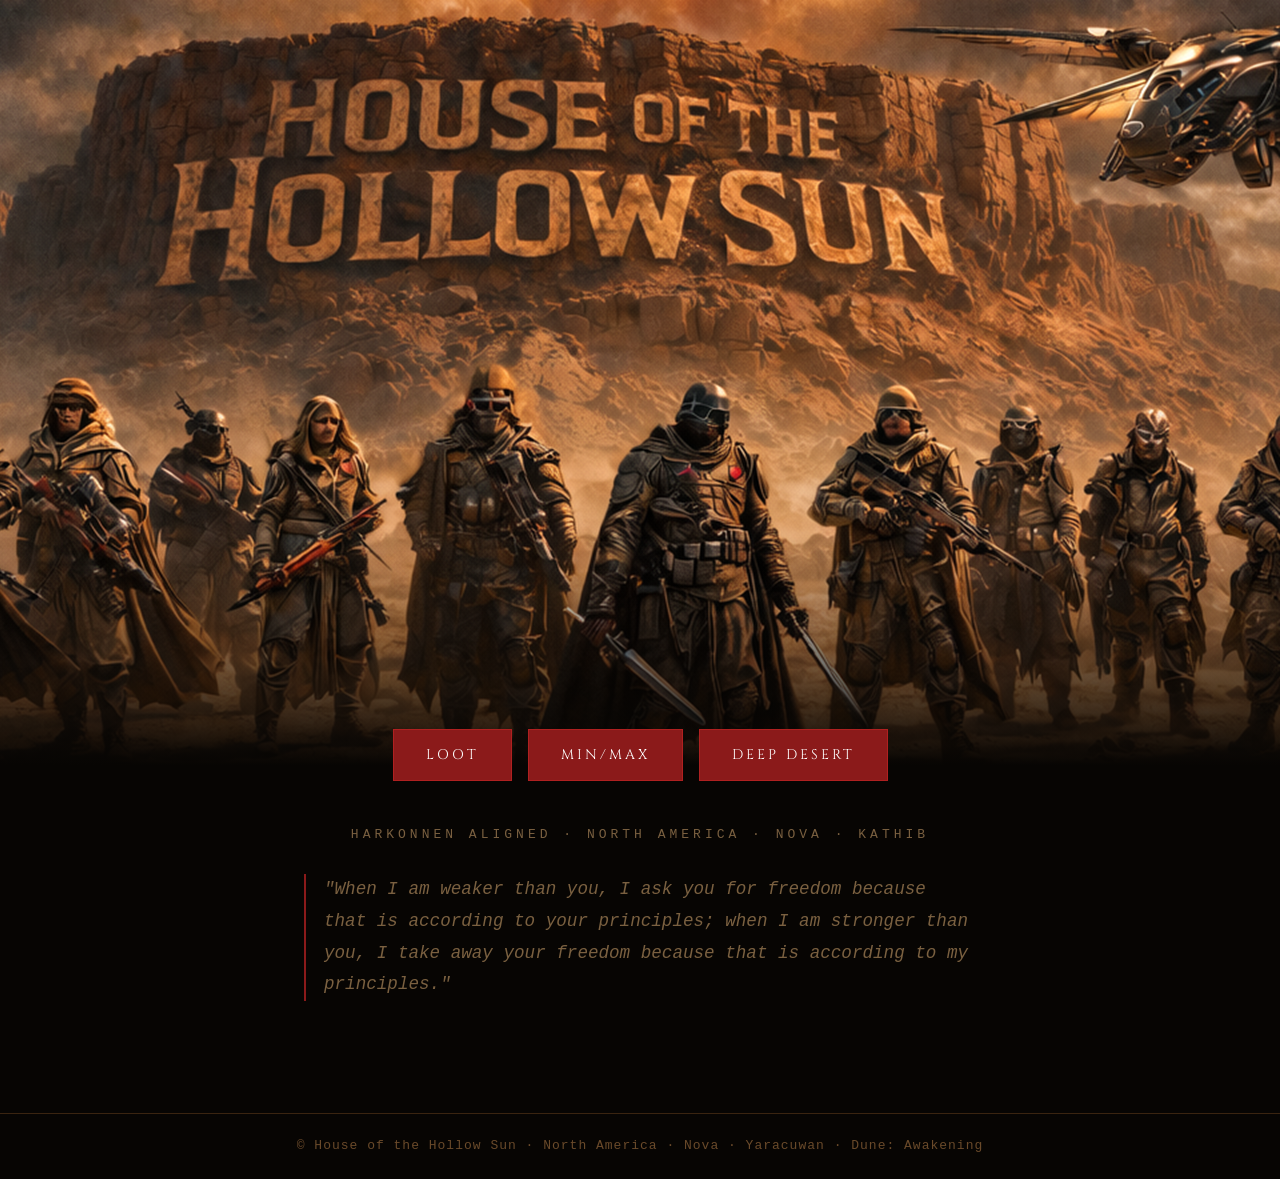
<file: index.html>
<!DOCTYPE html>
<html lang="en">
<head>
    <meta charset="UTF-8">
    <meta name="viewport" content="width=device-width, initial-scale=1.0">
    <title>House of the Hollow Sun</title>

    <link rel="preconnect" href="https://fonts.googleapis.com">
    <link rel="preconnect" href="https://fonts.gstatic.com" crossorigin>
    <link href="https://fonts.googleapis.com/css2?family=Cinzel:wght@400;600&display=swap" rel="stylesheet">
    <link rel="stylesheet" href="style.css">

    <meta property="og:title" content="House of the Hollow Sun">
    <meta property="og:image" content="https://houseofthehollowsun.github.io/banner.png">
    <meta property="og:image:width" content="1280">
    <meta property="og:image:height" content="800">
    <meta property="og:url" content="https://houseofthehollowsun.github.io/">
    <meta property="og:type" content="website">
    <meta name="twitter:card" content="summary_large_image">
    <meta name="theme-color" content="#000000">
</head>
<body>

    <header class="hero">
        <h1 class="sr-only">House of the Hollow Sun</h1>
        <img src="banner.png" alt="House of the Hollow Sun — a company of armored desert warriors beneath a mesa" class="hero-img">
    </header>
    <nav class="page-nav"><a href="loot.html" class="btn">Loot</a><a href="minmax.html" class="btn">Min/Max</a><a href="deep-desert.html" class="btn">Deep Desert</a></nav>

    <main class="content">
        <p class="eyebrow">Harkonnen Aligned · North America · Nova · Kathib</p>

        <blockquote class="quote">
            "When I am weaker than you, I ask you for freedom because that is according to your principles; when I am stronger than you, I take away your freedom because that is according to my principles."
        </blockquote>
    </main>

    <footer>
        © House of the Hollow Sun · North America · Nova · Yaracuwan · Dune: Awakening
    </footer>

</body>
</html>
</file>
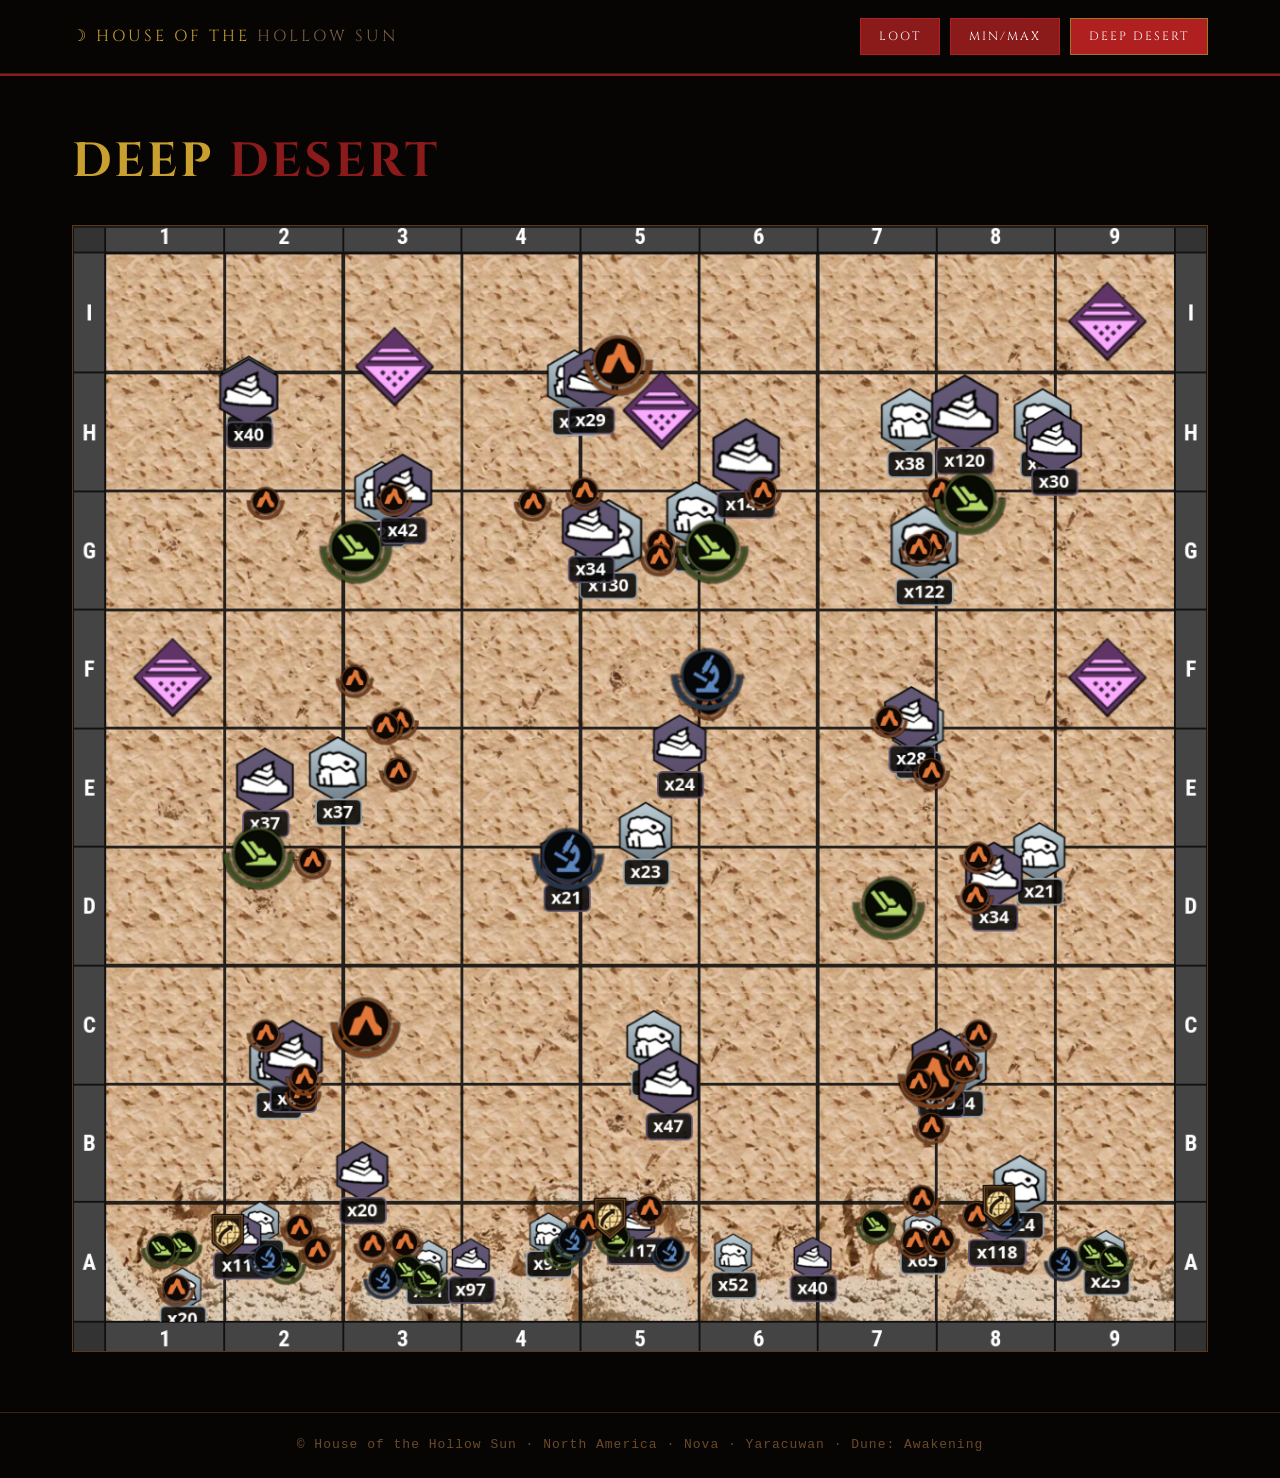
<file: deep-desert.html>
<!DOCTYPE html>
<html lang="en">
<head>
    <meta charset="UTF-8">
    <meta name="viewport" content="width=device-width, initial-scale=1.0">
    <title>Deep Desert · House of the Hollow Sun</title>
    <link rel="preconnect" href="https://fonts.googleapis.com">
    <link rel="preconnect" href="https://fonts.gstatic.com" crossorigin>
    <link href="https://fonts.googleapis.com/css2?family=Cinzel:wght@400;600&display=swap" rel="stylesheet">
    <link rel="stylesheet" href="style.css">
</head>
<body>

<div class="topbar">
    <div class="container">
        <a href="index.html" class="logo">☽ House of the <span class="logo-dim">Hollow Sun</span></a>
        <nav class="page-nav"><a href="loot.html" class="btn">Loot</a><a href="minmax.html" class="btn">Min/Max</a><a href="deep-desert.html" class="btn active">Deep Desert</a></nav>
    </div>
</div>
<div class="blood-bar"></div>

<main class="container">
    <section class="page-title">
        <h2>Deep <span>Desert</span></h2>
    </section>
    <div class="map-frame">
        <img src="deep-desert-map.png" alt="Deep Desert Map">
    </div>
</main>

<footer>
    © House of the Hollow Sun · North America · Nova · Yaracuwan · Dune: Awakening
</footer>

</body>
</html>
</file>
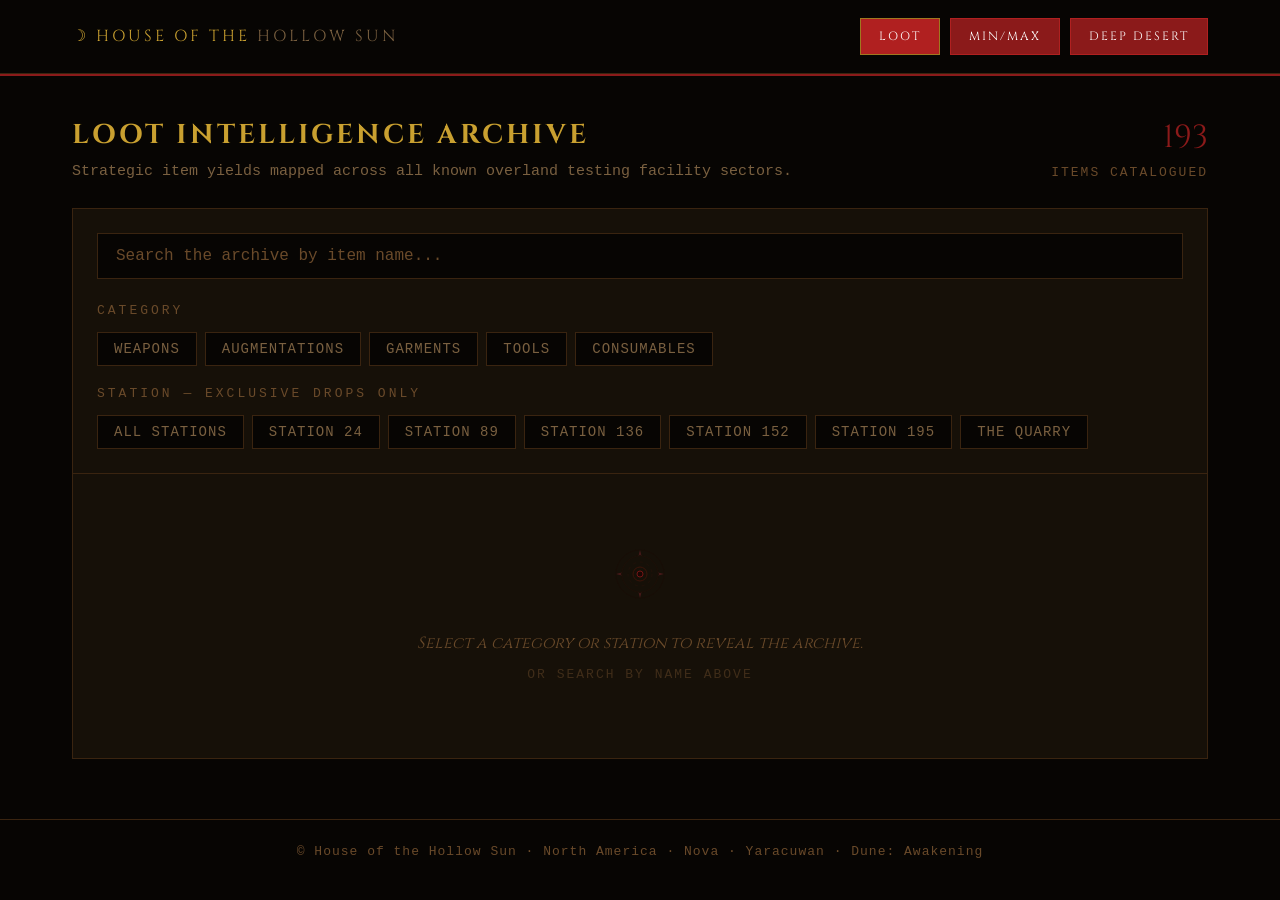
<file: loot.html>
<!DOCTYPE html>
<html lang="en">
<head>
    <meta charset="UTF-8">
    <meta name="viewport" content="width=device-width, initial-scale=1.0">
    <title>Loot Archive · House of the Hollow Sun</title>
    <link rel="preconnect" href="https://fonts.googleapis.com">
    <link rel="preconnect" href="https://fonts.gstatic.com" crossorigin>
    <link href="https://fonts.googleapis.com/css2?family=Cinzel:wght@400;600&display=swap" rel="stylesheet">
    <link rel="stylesheet" href="style.css">
</head>
<body>

<div class="topbar">
    <div class="container">
        <a href="index.html" class="logo">☽ House of the <span class="logo-dim">Hollow Sun</span></a>
        <nav class="page-nav"><a href="loot.html" class="btn active">Loot</a><a href="minmax.html" class="btn">Min/Max</a><a href="deep-desert.html" class="btn">Deep Desert</a></nav>
    </div>
</div>
<div class="blood-bar"></div>

<main class="container">

    <section class="db-header">
        <div>
            <h2>Loot Intelligence Archive</h2>
            <p>Strategic item yields mapped across all known overland testing facility sectors.</p>
        </div>
        <div style="text-align:right;">
            <div class="db-total" id="db-count">193</div>
            <div class="db-total-label">Items catalogued</div>
        </div>
    </section>

    <div class="filter-dashboard">
        <div class="search-wrap">
            <input type="text" id="dbSearch" class="db-search"
                   placeholder="Search the archive by item name..."
                   oninput="applyFilters()">
        </div>

        <div class="filter-label">Category</div>
        <div class="filter-row" id="grpCat">
            <button class="f-btn" data-cat="Weapons"       onclick="setCategory(this)">Weapons</button>
            <button class="f-btn" data-cat="Augmentations" onclick="setCategory(this)">Augmentations</button>
            <button class="f-btn" data-cat="Garments"      onclick="setCategory(this)">Garments</button>
            <button class="f-btn" data-cat="Tools"         onclick="setCategory(this)">Tools</button>
            <button class="f-btn" data-cat="Consumables"   onclick="setCategory(this)">Consumables</button>
        </div>

        <div class="filter-label">Station — exclusive drops only</div>
        <div class="filter-row" id="grpStation">
            <button class="f-btn" data-cat="MULTI" onclick="setCategory(this)">All Stations</button>
            <button class="f-btn" data-station="Station 24"  onclick="setStation(this)">Station 24</button>
            <button class="f-btn" data-station="Station 89"  onclick="setStation(this)">Station 89</button>
            <button class="f-btn" data-station="Station 136" onclick="setStation(this)">Station 136</button>
            <button class="f-btn" data-station="Station 152" onclick="setStation(this)">Station 152</button>
            <button class="f-btn" data-station="Station 195" onclick="setStation(this)">Station 195</button>
            <button class="f-btn" data-station="The Quarry"  onclick="setStation(this)">The Quarry</button>
        </div>
    </div>

    <div class="db-results" id="dbResults">
        <div class="db-idle" id="dbIdle">
            <svg width="56" height="56" viewBox="0 0 56 56" xmlns="http://www.w3.org/2000/svg" class="db-idle-sun">
                <circle cx="28" cy="28" r="24" fill="none" stroke="#1a0a04" stroke-width="0.5"/>
                <circle cx="28" cy="28" r="18" fill="none" stroke="#220e06" stroke-width="0.5"/>
                <circle cx="28" cy="28" r="12" fill="none" stroke="#2a1008" stroke-width="0.5" stroke-dasharray="3 4"/>
                <circle cx="28" cy="28" r="7"  fill="none" stroke="#3a1408" stroke-width="1"/>
                <circle cx="28" cy="28" r="3"  fill="#1a0604" stroke="#8b1a1a" stroke-width="0.8"/>
                <polygon points="28,4  29.5,10  28,8.5  26.5,10"  fill="#4a1a1a"/>
                <polygon points="28,52 29.5,46  28,47.5 26.5,46"  fill="#4a1a1a"/>
                <polygon points="4,28  10,26.5  8.5,28  10,29.5"  fill="#4a1a1a"/>
                <polygon points="52,28 46,26.5  47.5,28 46,29.5"  fill="#4a1a1a"/>
            </svg>
            <p class="db-idle-text">Select a category or station to reveal the archive.</p>
            <p class="db-idle-sub">Or search by name above</p>
        </div>
    </div>

</main>

<footer>
    © House of the Hollow Sun · North America · Nova · Yaracuwan · Dune: Awakening
</footer>

<script src="registry.js"></script>
<script src="loot.js"></script>
</body>
</html>
</file>
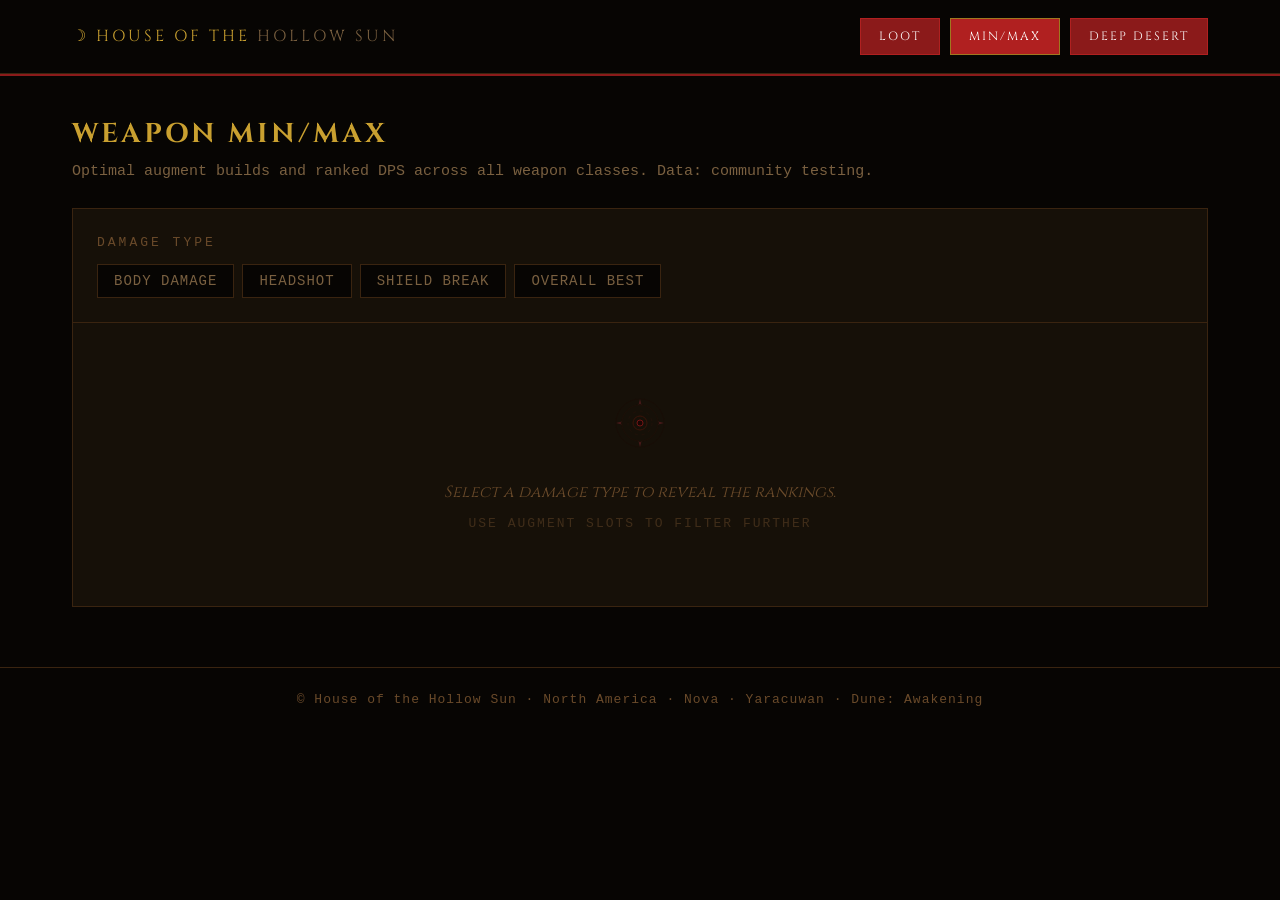
<file: minmax.html>
<!DOCTYPE html>
<html lang="en">
<head>
    <meta charset="UTF-8">
    <meta name="viewport" content="width=device-width, initial-scale=1.0">
    <title>Weapon Min/Max · House of the Hollow Sun</title>
    <link rel="preconnect" href="https://fonts.googleapis.com">
    <link rel="preconnect" href="https://fonts.gstatic.com" crossorigin>
    <link href="https://fonts.googleapis.com/css2?family=Cinzel:wght@400;600&display=swap" rel="stylesheet">
    <link rel="stylesheet" href="style.css">
</head>
<body>

<div class="topbar">
    <div class="container">
        <a href="index.html" class="logo">☽ House of the <span class="logo-dim">Hollow Sun</span></a>
        <nav class="page-nav"><a href="loot.html" class="btn">Loot</a><a href="minmax.html" class="btn active">Min/Max</a><a href="deep-desert.html" class="btn">Deep Desert</a></nav>
    </div>
</div>
<div class="blood-bar"></div>

<main class="container">

    <section class="mm-header">
        <div>
            <h2>Weapon Min/Max</h2>
            <p>Optimal augment builds and ranked DPS across all weapon classes. Data: community testing.</p>
        </div>
    </section>

    <div class="mm-filter-dashboard">
        <div class="mm-filter-group">
            <div class="filter-label">Damage Type</div>
            <div class="filter-row" id="mmGrpDmg">
                <button class="f-btn" data-dmg="body"     onclick="mmSetDmg(this)">Body Damage</button>
                <button class="f-btn" data-dmg="headshot" onclick="mmSetDmg(this)">Headshot</button>
                <button class="f-btn" data-dmg="shield"   onclick="mmSetDmg(this)">Shield Break</button>
                <button class="f-btn" data-dmg="best"     onclick="mmSetDmg(this)">Overall Best</button>
            </div>
        </div>
    </div>

    <div class="mm-results" id="mmResults">
        <div class="db-idle">
            <svg width="56" height="56" viewBox="0 0 56 56" xmlns="http://www.w3.org/2000/svg" class="db-idle-sun">
                <circle cx="28" cy="28" r="24" fill="none" stroke="#1a0a04" stroke-width="0.5"/>
                <circle cx="28" cy="28" r="18" fill="none" stroke="#220e06" stroke-width="0.5"/>
                <circle cx="28" cy="28" r="12" fill="none" stroke="#2a1008" stroke-width="0.5" stroke-dasharray="3 4"/>
                <circle cx="28" cy="28" r="7"  fill="none" stroke="#3a1408" stroke-width="1"/>
                <circle cx="28" cy="28" r="3"  fill="#1a0604" stroke="#8b1a1a" stroke-width="0.8"/>
                <polygon points="28,4  29.5,10  28,8.5  26.5,10"  fill="#4a1a1a"/>
                <polygon points="28,52 29.5,46  28,47.5 26.5,46"  fill="#4a1a1a"/>
                <polygon points="4,28  10,26.5  8.5,28  10,29.5"  fill="#4a1a1a"/>
                <polygon points="52,28 46,26.5  47.5,28 46,29.5"  fill="#4a1a1a"/>
            </svg>
            <p class="db-idle-text">Select a damage type to reveal the rankings.</p>
            <p class="db-idle-sub">Use augment slots to filter further</p>
        </div>
    </div>

</main>

<footer>
    © House of the Hollow Sun · North America · Nova · Yaracuwan · Dune: Awakening
</footer>

<script src="minmax.js"></script>
</body>
</html>
</file>
<file: style.css>
:root {
    --bg:           #070503;
    --bg-deep:      #070503;
    --bg-card:      #161008;
    --bg-hover:     #1e1610;
    --border-dim:   #3a2410;
    --border-mid:   #5a3818;
    --blood-dark:   #5a1010;
    --blood-red:    #8b1a1a;
    --blood-bright: #b02020;
    --gold:         #c9a030;
    --gold-dim:     #a07820;
    --text-bright:  #e8dfc0;
    --text-main:    #c0a878;
    --text-muted:   #7a6040;
    --text-ghost:   #6a4a2a;
}

* { box-sizing: border-box; margin: 0; padding: 0; }

body {
    background: var(--bg);
    color: var(--text-main);
    font-family: 'Courier New', Courier, monospace;
    line-height: 1.6;
}

.sr-only {
    position: absolute;
    width: 1px;
    height: 1px;
    overflow: hidden;
    clip: rect(0 0 0 0);
    white-space: nowrap;
}

/* ── Hero ── */
.hero {
    position: relative;
    width: 100%;
}
.hero-img {
    display: block;
    width: 100%;
    height: auto;
    max-height: 85vh;
    object-fit: cover;
    object-position: center top;
}
/* fade the banner into the page background */
.hero::after {
    content: "";
    position: absolute;
    inset: auto 0 0 0;
    height: 30%;
    background: linear-gradient(to bottom, transparent, var(--bg));
    pointer-events: none;
}

/* ── Content ── */
.content {
    max-width: 720px;
    margin: 44px auto 0;
    padding: 0 24px 72px;
    text-align: center;
    position: relative;
    z-index: 1;
}
.eyebrow {
    font-size: 13px;
    letter-spacing: 4px;
    text-transform: uppercase;
    color: var(--text-muted);
    margin-bottom: 28px;
}
.quote {
    font-style: italic;
    font-size: 1.1rem;
    line-height: 1.8;
    color: var(--text-muted);
    border-left: 2px solid var(--blood-red);
    padding-left: 18px;
    margin: 0 auto 40px;
    text-align: left;
}

.btn {
    display: inline-block;
    background: var(--blood-red);
    border: 1px solid var(--blood-bright);
    color: #fff;
    padding: 14px 32px;
    font-family: 'Cinzel', serif;
    font-size: 14px;
    letter-spacing: 3px;
    text-transform: uppercase;
    text-decoration: none;
    transition: background 0.15s;
}
.btn:hover { background: var(--blood-bright); }


/* ── Page buttons (landing + sub-pages) ── */
.page-nav {
    display: flex;
    justify-content: center;
    flex-wrap: wrap;
    gap: 16px;
    padding: 0 24px;
    margin-top: -36px;
    position: relative;
    z-index: 2;
}
.page-nav .btn.active { background: var(--blood-bright); border-color: var(--gold-dim); }

/* ── Sub-page top bar ── */
.topbar {
    background: var(--bg-deep);
    border-bottom: 1px solid var(--border-dim);
    padding: 18px 0;
}
.topbar .container { display: flex; justify-content: space-between; align-items: center; flex-wrap: wrap; gap: 14px; }
.logo {
    font-family: 'Cinzel', serif;
    font-size: 16px;
    letter-spacing: 3px;
    color: var(--gold);
    text-transform: uppercase;
    text-decoration: none;
}
.logo-dim { color: var(--text-muted); }
.topbar .page-nav { margin: 0; padding: 0; gap: 10px; }
.topbar .btn { padding: 8px 18px; font-size: 12px; letter-spacing: 2px; }
.blood-bar { height: 2px; background: var(--blood-red); }
.container { max-width: 1200px; margin: 0 auto; padding: 0 32px; }

/* ── Footer ── */
footer {
    border-top: 1px solid var(--border-dim);
    padding: 22px 24px;
    text-align: center;
    font-size: 13px;
    letter-spacing: 1px;
    color: var(--text-ghost);
}

@media (max-width: 600px) {
    .eyebrow { letter-spacing: 2px; }
    .quote { font-size: 1rem; }
}

/* ══ LOOT ARCHIVE ══ */
.db-header {
            padding: 36px 0 24px;
            border-bottom: 1px solid var(--border-dim);
            display: flex;
            align-items: flex-end;
            justify-content: space-between;
        }
        .db-header h2 {
            font-family: 'Cinzel', serif;
            color: var(--gold);
            font-size: 1.7rem;
            text-transform: uppercase;
            letter-spacing: 3px;
        }
        .db-header p { color: var(--text-muted); font-size: 15px; margin-top: 4px; }
        .db-total { font-family: 'Cinzel', serif; font-size: 2rem; color: var(--blood-red); text-align: right; }
        .db-total-label { font-size: 13px; letter-spacing: 2px; color: var(--text-ghost); text-transform: uppercase; }

        .filter-dashboard {
            background: var(--bg-card);
            border: 1px solid var(--border-dim);
            border-top: none;
            padding: 24px;
        }
        .search-wrap { margin-bottom: 22px; }
        .db-search {
            width: 100%;
            background: var(--bg-deep);
            border: 1px solid var(--border-dim);
            color: var(--text-bright);
            padding: 13px 18px;
            font-size: 16px;
            font-family: 'Courier New', monospace;
            outline: none;
            transition: border-color 0.15s;
        }
        .db-search:focus { border-color: var(--blood-red); }
        .db-search::placeholder { color: var(--text-ghost); }

        .filter-label {
            font-size: 13px;
            letter-spacing: 3px;
            color: var(--text-ghost);
            text-transform: uppercase;
            margin-bottom: 10px;
        }
        .filter-row { display: flex; flex-wrap: wrap; gap: 8px; margin-bottom: 18px; }
        .filter-row:last-child { margin-bottom: 0; }

        .f-btn {
            background: var(--bg-deep);
            border: 1px solid var(--border-dim);
            color: var(--text-muted);
            padding: 8px 16px;
            font-size: 14px;
            letter-spacing: 1px;
            text-transform: uppercase;
            cursor: pointer;
            font-family: 'Courier New', monospace;
            transition: border-color 0.15s, color 0.15s, background 0.15s;
        }
        .f-btn:hover { border-color: var(--border-mid); color: var(--gold-dim); }
        .f-btn.active { background: var(--blood-dark); border-color: var(--blood-red); color: #fff; }
        .f-btn.active:hover { background: var(--blood-red); }

        /* Results area */
        .db-results { min-height: 260px; margin-bottom: 60px; }

        .db-idle {
            border: 1px solid var(--border-dim);
            border-top: none;
            padding: 72px 32px;
            text-align: center;
            background: var(--bg-card);
        }
        .db-idle-sun { margin: 0 auto 20px; }
        .db-idle-text {
            font-family: 'Cinzel', serif;
            font-size: 16px;
            color: var(--text-ghost);
            font-style: italic;
        }
        .db-idle-sub {
            font-size: 13px;
            letter-spacing: 2px;
            color: var(--text-ghost);
            text-transform: uppercase;
            margin-top: 8px;
            opacity: 0.5;
        }

        .db-result-bar {
            background: var(--bg-deep);
            border: 1px solid var(--border-dim);
            border-top: none;
            border-bottom: none;
            padding: 10px 20px;
            display: flex;
            justify-content: space-between;
            align-items: center;
        }
        .db-result-title {
            font-family: 'Cinzel', serif;
            font-size: 14px;
            color: var(--blood-red);
            letter-spacing: 2px;
            text-transform: uppercase;
        }
        .db-result-count { font-size: 14px; color: var(--text-ghost); }

        .table-wrap {
            border: 1px solid var(--border-dim);
            border-top: none;
            overflow-x: auto;
            background: var(--bg-card);
        }
        table { width: 100%; border-collapse: collapse; font-size: 16px; }
        thead tr { background: var(--bg-deep); border-bottom: 2px solid var(--blood-dark); }
        th {
            font-family: 'Cinzel', serif;
            color: var(--gold-dim);
            font-size: 13px;
            letter-spacing: 2px;
            text-transform: uppercase;
            padding: 13px 18px;
            text-align: left;
            font-weight: 400;
            white-space: nowrap;
        }
        th.rate-th { text-align: center; }
        tbody tr { border-bottom: 1px solid var(--border-dim); }
        tbody tr:last-child { border-bottom: none; }
        tbody tr:hover td { background: var(--bg-hover); }
        td { padding: 12px 18px; color: var(--text-muted); vertical-align: middle; }
        td.td-name { color: var(--text-bright); font-weight: bold; max-width: 240px; }
        td.td-cat { font-size: 13px; letter-spacing: 1px; text-transform: uppercase; white-space: nowrap; }
        td.td-rate { text-align: center; font-family: 'Cinzel', serif; font-size: 14px; white-space: nowrap; }

        .cat-weapons       { color: var(--blood-red); }
        .cat-augmentations { color: var(--gold-dim); }
        .cat-garments      { color: #5a7050; }
        .cat-tools         { color: #4a5870; }
        .cat-consumables   { color: #7a5040; }

        .rate-high { color: var(--blood-bright); }
        .rate-mid  { color: var(--gold-dim); }
        .rate-low  { color: var(--text-muted); }
        .rate-none { color: var(--border-mid); }

        .db-empty {
            border: 1px solid var(--border-dim);
            border-top: none;
            padding: 48px;
            text-align: center;
            font-family: 'Cinzel', serif;
            font-size: 16px;
            color: var(--text-ghost);
            font-style: italic;
            background: var(--bg-card);
        }

/* ══ MIN/MAX ══ */
.mm-header {
            padding: 36px 0 24px;
            border-bottom: 1px solid var(--border-dim);
            display: flex;
            align-items: flex-end;
            justify-content: space-between;
        }
        .mm-header h2 {
            font-family: 'Cinzel', serif;
            color: var(--gold);
            font-size: 1.7rem;
            text-transform: uppercase;
            letter-spacing: 3px;
        }
        .mm-header p { color: var(--text-muted); font-size: 15px; margin-top: 4px; }

        .mm-filter-dashboard {
            background: var(--bg-card);
            border: 1px solid var(--border-dim);
            border-top: none;
            padding: 24px;
        }
        .mm-filter-group { margin-bottom: 18px; }
        .mm-filter-group:last-child { margin-bottom: 0; }

        .f-btn:disabled,
        .f-btn.f-btn-disabled {
            opacity: 0.28;
            cursor: not-allowed;
            pointer-events: none;
        }

        .mm-results { min-height: 260px; margin-bottom: 60px; }

        .mm-result-bar {
            background: var(--bg-deep);
            border: 1px solid var(--border-dim);
            border-top: none;
            border-bottom: none;
            padding: 10px 20px;
            display: flex;
            justify-content: space-between;
            align-items: center;
        }
        .mm-result-title {
            font-family: 'Cinzel', serif;
            font-size: 14px;
            color: var(--blood-red);
            letter-spacing: 2px;
            text-transform: uppercase;
        }
        .mm-result-count { font-size: 14px; color: var(--text-ghost); }

        .mm-table-wrap {
            border: 1px solid var(--border-dim);
            border-top: none;
            overflow-x: auto;
            background: var(--bg-card);
            margin-bottom: 60px;
        }
        .mm-table-wrap table { width: 100%; border-collapse: collapse; font-size: 16px; }
        .mm-table-wrap thead tr { background: var(--bg-deep); border-bottom: 2px solid var(--blood-dark); }
        .mm-table-wrap th {
            font-family: 'Cinzel', serif;
            color: var(--gold-dim);
            font-size: 13px;
            letter-spacing: 2px;
            text-transform: uppercase;
            padding: 13px 18px;
            text-align: left;
            font-weight: 400;
            white-space: nowrap;
        }
        .mm-table-wrap th.th-num { text-align: center; }
        .mm-table-wrap tbody tr { border-bottom: 1px solid var(--border-dim); }
        .mm-table-wrap tbody tr:last-child { border-bottom: none; }
        .mm-table-wrap tbody tr:hover td { background: var(--bg-hover); }
        .mm-table-wrap td { padding: 12px 18px; color: var(--text-muted); vertical-align: top; }
        .mm-table-wrap td.td-rank {
            text-align: center;
            font-family: 'Cinzel', serif;
            font-size: 15px;
            color: var(--text-ghost);
            white-space: nowrap;
        }
        .mm-table-wrap td.td-weapon {
            color: var(--text-bright);
            font-weight: bold;
            font-size: 16px;
            white-space: nowrap;
        }
        .mm-table-wrap td.td-type {
            font-size: 13px;
            letter-spacing: 1px;
            text-transform: uppercase;
            white-space: nowrap;
        }
        .mm-type-body     { color: var(--blood-red); }
        .mm-type-headshot { color: var(--gold-dim); }
        .mm-type-shield   { color: #4a5870; }
        .mm-table-wrap td.td-build {
            font-size: 14px;
            color: var(--text-muted);
            line-height: 1.7;
            min-width: 220px;
        }
        .mm-table-wrap td.td-build .build-aug {
            display: block;
            color: var(--text-ghost);
            font-size: 13px;
        }
        .mm-table-wrap td.td-build .build-aug + .build-aug { margin-top: 2px; }
        .mm-table-wrap td.td-dps {
            text-align: right;
            font-family: 'Cinzel', serif;
            font-size: 15px;
            white-space: nowrap;
            padding-right: 22px;
        }
        .mm-table-wrap td.td-notes {
            font-size: 14px;
            color: var(--text-ghost);
            line-height: 1.6;
            min-width: 180px;
        }

        .dps-high { color: var(--blood-bright); }
        .dps-mid  { color: var(--gold-dim); }
        .dps-low  { color: var(--text-muted); }

        .mm-no-data {
            border: 1px solid var(--border-dim);
            border-top: none;
            padding: 48px;
            text-align: center;
            font-family: 'Cinzel', serif;
            font-size: 16px;
            color: var(--text-ghost);
            font-style: italic;
            background: var(--bg-card);
        }

/* ══ DEEP DESERT ══ */
.page-title { padding: 48px 0 0; }
.page-title h2 {
    font-family: 'Cinzel', serif;
    font-size: 3rem;
    color: var(--gold);
    text-transform: uppercase;
    letter-spacing: 3px;
}
.page-title h2 span { color: var(--blood-red); }
.map-frame { margin: 24px 0 60px; border: 1px solid var(--border-mid); }
.map-frame img { display: block; width: 100%; height: auto; }
</file>
